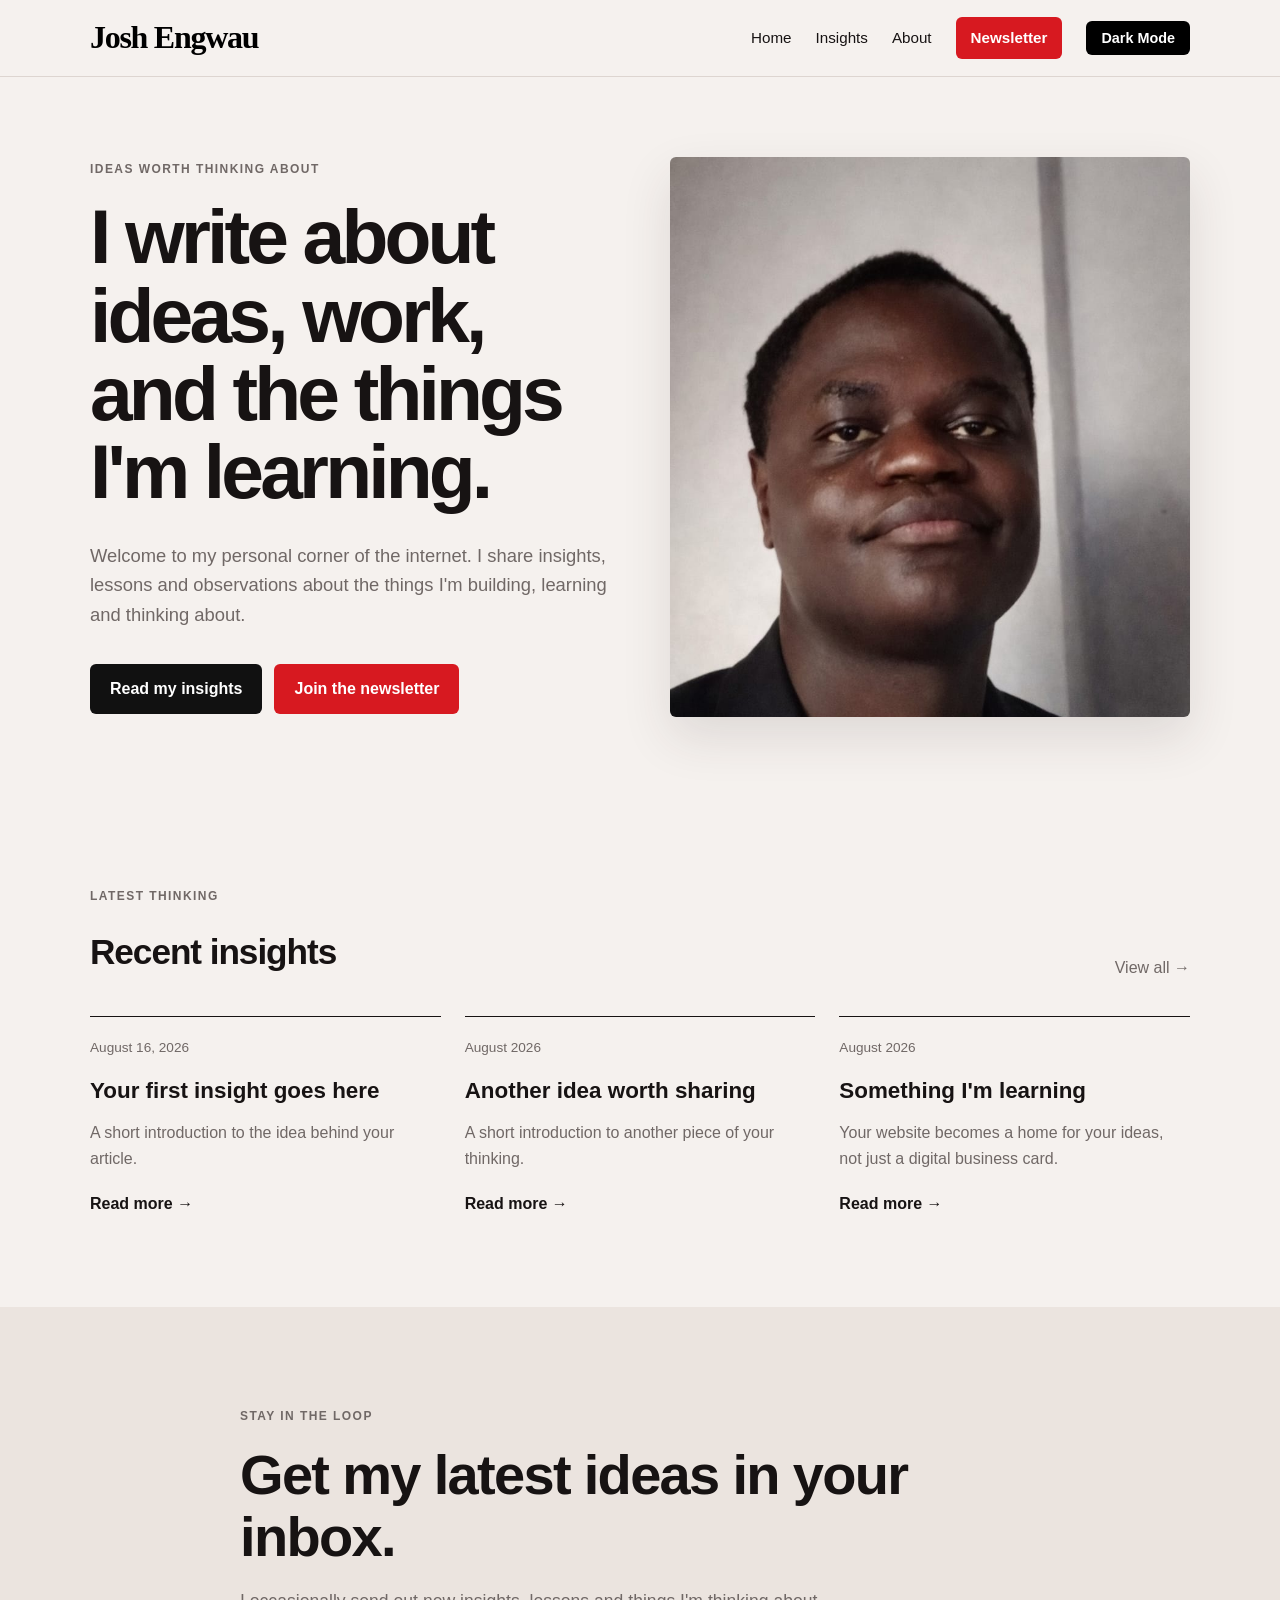
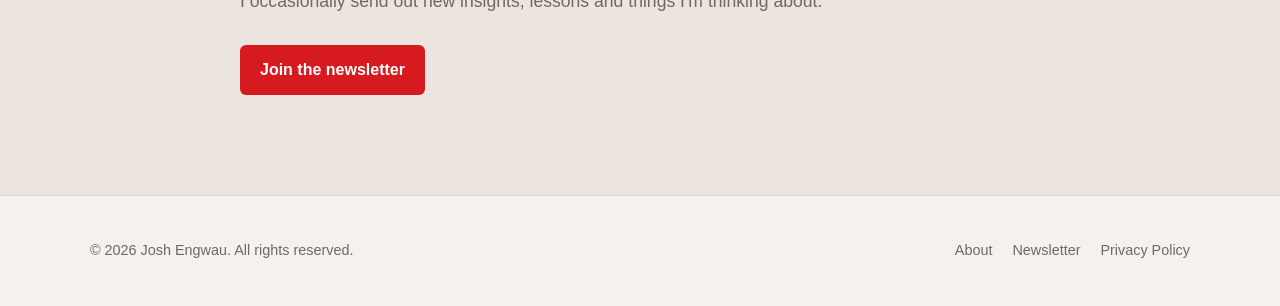
<file: index.html>
<!DOCTYPE html>
<html lang="en">

<head>
    <meta charset="UTF-8">
    <meta name="viewport" content="width=device-width, initial-scale=1.0">

    <title>Josh Engwau</title>

    <link rel="icon" type="image/jpeg" href="assets/images/favicon.jpg">

    <meta
        name="description"
        content="Ideas, insights and writing from Josh Engwau."
    >

    <link rel="stylesheet" href="css/style.css">
</head>

<body>

    <!-- NAVIGATION -->

    <header class="site-header">

        <nav class="nav container">

            <a href="index.html" class="logo">
                Josh Engwau
            </a>

            <div class="nav-links">

                <a href="insights.html">
                    Home
                </a>

                <a href="insights.html">
                    Insights
                </a>

                <a href="about.html">
                    About
                </a>

                <a href="newsletter.html" class="nav-newsletter">
                    Newsletter
                </a>

                <button
                    id="theme-toggle"
                    class="theme-toggle"
                    type="button"
                >
                    Dark Mode
                </button>

            </div>

        </nav>

    </header>


    <main>

        <!-- HERO -->

        <section class="hero container">

            <div class="hero-content">

                <p class="eyebrow">
                    Ideas worth thinking about
                </p>

                <h1>
                    I write about ideas, work,
                    and the things I'm learning.
                </h1>

                <p class="hero-description">
                    Welcome to my personal corner of the internet.
                    I share insights, lessons and observations about
                    the things I'm building, learning and thinking about.
                </p>

                <div class="hero-actions">

                    <a href="insights.html" class="button">
                        Read my insights
                    </a>

                    <a
                        href="newsletter.html"
                        class="button button-red"
                    >
                        Join the newsletter
                    </a>

                </div>

            </div>


            <div class="hero-image">

                <img
                    src="assets/images/profile.jpg"
                    alt="Josh Engwau"
                >

            </div>

        </section>


        <!-- FEATURED INSIGHTS -->

        <section class="section container">

            <div class="section-heading">

                <div>

                    <p class="eyebrow">
                        Latest thinking
                    </p>

                    <h2>
                        Recent insights
                    </h2>

                </div>

                <a href="insights.html">
                    View all →
                </a>

            </div>


            <div class="insights-grid">

                <article class="insight-card">

                    <p class="insight-date">
                        August 16, 2026
                    </p>

                    <h3>
                        Your first insight goes here
                    </h3>

                    <p>
                        A short introduction to the idea
                        behind your article.
                    </p>

                    <a href="insights/first-insight.html">
                        Read more →
                    </a>

                </article>


                <article class="insight-card">

                    <p class="insight-date">
                        August 2026
                    </p>

                    <h3>
                        Another idea worth sharing
                    </h3>

                    <p>
                        A short introduction to another
                        piece of your thinking.
                    </p>

                    <a href="insights.html">
                        Read more →
                    </a>

                </article>


                <article class="insight-card">

                    <p class="insight-date">
                        August 2026
                    </p>

                    <h3>
                        Something I'm learning
                    </h3>

                    <p>
                        Your website becomes a home for your
                        ideas, not just a digital business card.
                    </p>

                    <a href="insights.html">
                        Read more →
                    </a>

                </article>

            </div>

        </section>


        <!-- NEWSLETTER -->

        <section class="newsletter-section">

            <div class="newsletter container">

                <p class="eyebrow">
                    Stay in the loop
                </p>

                <h2>
                    Get my latest ideas in your inbox.
                </h2>

                <p>
                    I occasionally send out new insights,
                    lessons and things I'm thinking about.
                </p>

                <a
                    href="newsletter.html"
                    class="button button-red"
                >
                    Join the newsletter
                </a>

            </div>

        </section>

    </main>


    <!-- FOOTER -->

    <footer class="site-footer">

        <div class="container footer-content">

            <p>
                © 2026 Josh Engwau. All rights reserved.
            </p>

            <div class="footer-links">

                <a href="about.html">
                    About
                </a>

                <a href="newsletter.html">
                    Newsletter
                </a>

                <a href="privacy.html">
                    Privacy Policy
                </a>

            </div>

        </div>

    </footer>


    <script src="js/main.js"></script>

</body>

</html>
</file>
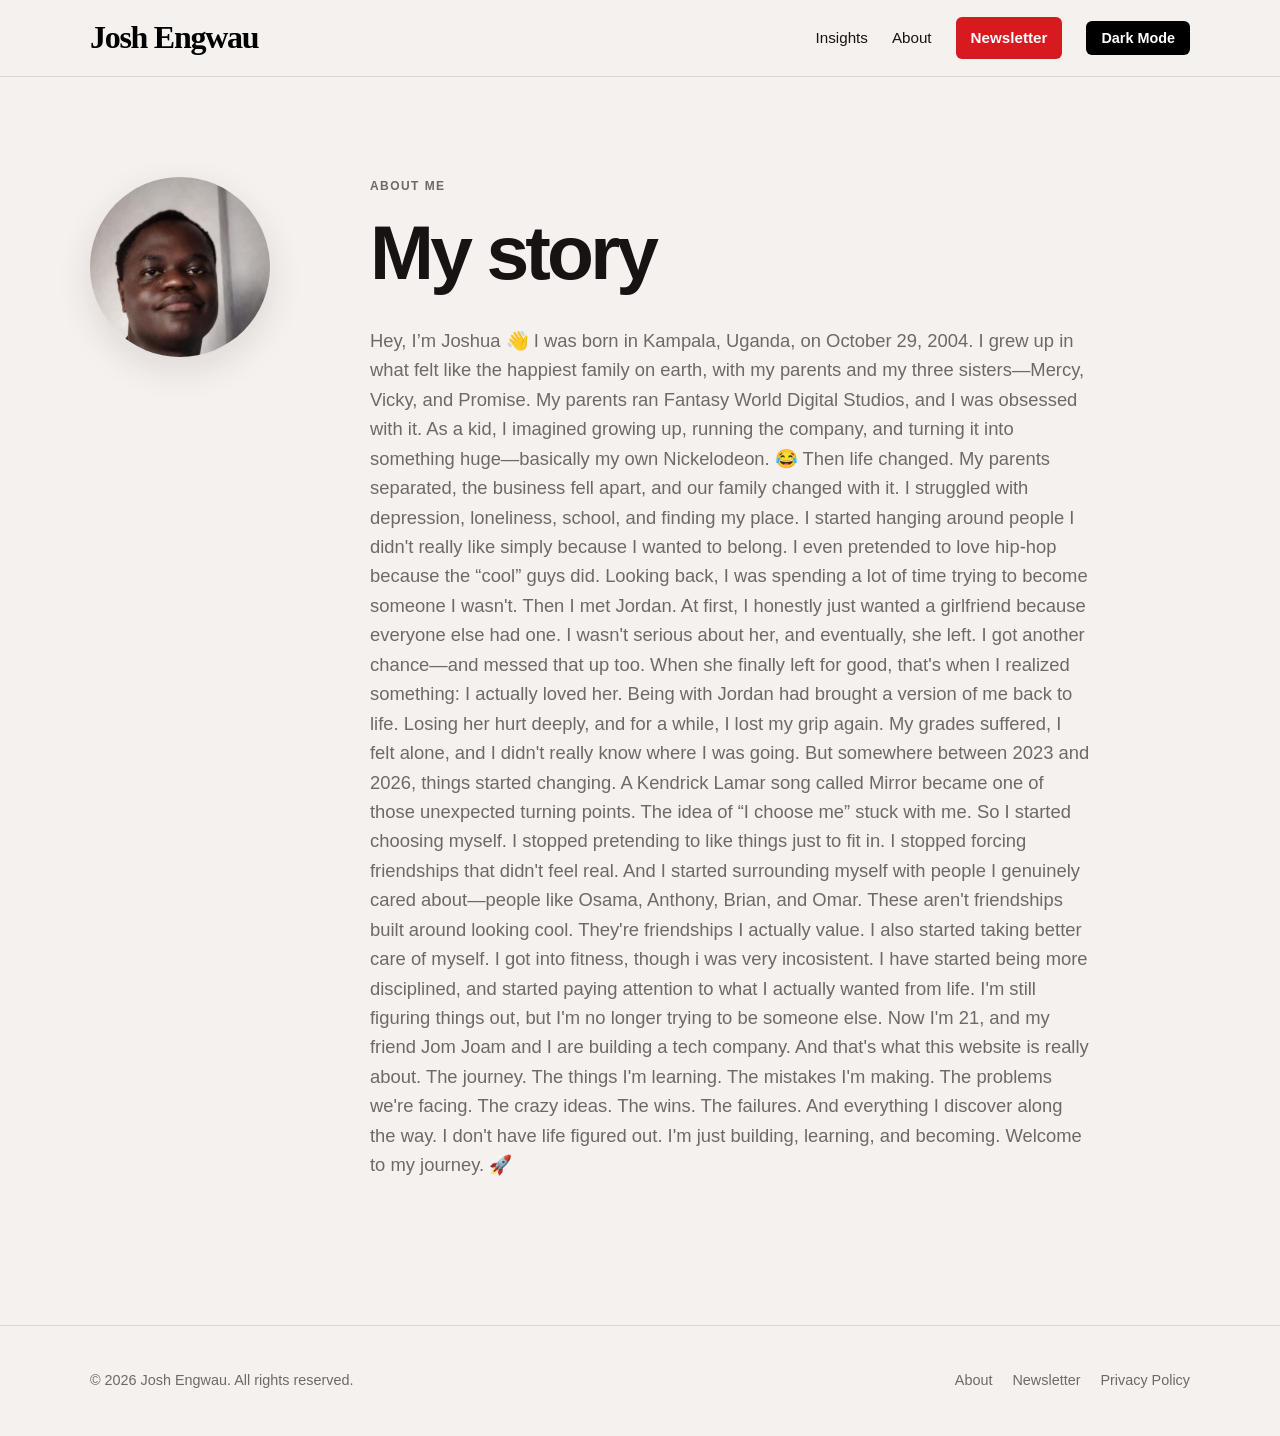
<file: about.html>
<!DOCTYPE html>
<html lang="en">

<head>

    <meta charset="UTF-8">

    <meta
        name="viewport"
        content="width=device-width, initial-scale=1.0"
    >

    <title>About — Josh Engwau</title>

    <link rel="icon" type="image/jpeg" href="assets/images/favicon.jpg">

    <meta
        name="description"
        content="Learn more about Josh Engwau."
    >

    <link rel="stylesheet" href="css/style.css">

</head>


<body>

    <header class="site-header">

        <nav class="nav container">

            <a href="index.html" class="logo">
                Josh Engwau
            </a>

            <div class="nav-links">

                <a href="insights.html">
                    Insights
                </a>

                <a href="about.html">
                    About
                </a>

                <a href="newsletter.html" class="nav-newsletter">
                    Newsletter
                </a>

                <button
                    id="theme-toggle"
                    class="theme-toggle"
                    type="button"
                >
                    Dark Mode
                </button>

            </div>

        </nav>

    </header>


    <main>

        <section class="about-section container">

            <div class="about-profile">

                <img
                    src="assets/images/profile.jpg"
                    alt="Josh Engwau"
                    class="profile-photo"
                >

            </div>


            <div class="about-story">

                <p class="eyebrow">
                    About me
                </p>

                <h1>
                    My story
                </h1>

                <p>
                    Hey, I’m Joshua 👋
I was born in Kampala, Uganda, on October 29, 2004. I grew up in what felt like the happiest family on earth, with my parents and my three sisters—Mercy, Vicky, and Promise.
My parents ran Fantasy World Digital Studios, and I was obsessed with it. As a kid, I imagined growing up, running the company, and turning it into something huge—basically my own Nickelodeon. 😂
Then life changed.
My parents separated, the business fell apart, and our family changed with it. I struggled with depression, loneliness, school, and finding my place. I started hanging around people I didn't really like simply because I wanted to belong. I even pretended to love hip-hop because the “cool” guys did. Looking back, I was spending a lot of time trying to become someone I wasn't.
Then I met Jordan.
At first, I honestly just wanted a girlfriend because everyone else had one. I wasn't serious about her, and eventually, she left. I got another chance—and messed that up too. When she finally left for good, that's when I realized something:
I actually loved her.
Being with Jordan had brought a version of me back to life. Losing her hurt deeply, and for a while, I lost my grip again. My grades suffered, I felt alone, and I didn't really know where I was going.
But somewhere between 2023 and 2026, things started changing.
A Kendrick Lamar song called Mirror became one of those unexpected turning points. The idea of “I choose me” stuck with me.
So I started choosing myself.
I stopped pretending to like things just to fit in. I stopped forcing friendships that didn't feel real. And I started surrounding myself with people I genuinely cared about—people like Osama, Anthony, Brian, and Omar. These aren't friendships built around looking cool. They're friendships I actually value.
I also started taking better care of myself. I got into fitness, though i was very incosistent. I have started being more disciplined, and started paying attention to what I actually wanted from life.
I'm still figuring things out, but I'm no longer trying to be someone else.
Now I'm 21, and my friend Jom Joam and I are building a tech company.
And that's what this website is really about.
The journey.
The things I'm learning. The mistakes I'm making. The problems we're facing. The crazy ideas. The wins. The failures. And everything I discover along the way.
I don't have life figured out.
I'm just building, learning, and becoming.
Welcome to my journey. 🚀

                </p>

            </div>

        </section>

    </main>


    <footer class="site-footer">

        <div class="container footer-content">

            <p>
                © 2026 Josh Engwau. All rights reserved.
            </p>

            <div class="footer-links">

                <a href="about.html">
                    About
                </a>

                <a href="newsletter.html">
                    Newsletter
                </a>

                <a href="privacy.html">
                    Privacy Policy
                </a>

            </div>

        </div>

    </footer>


    <script src="js/main.js"></script>

</body>

</html>
</file>
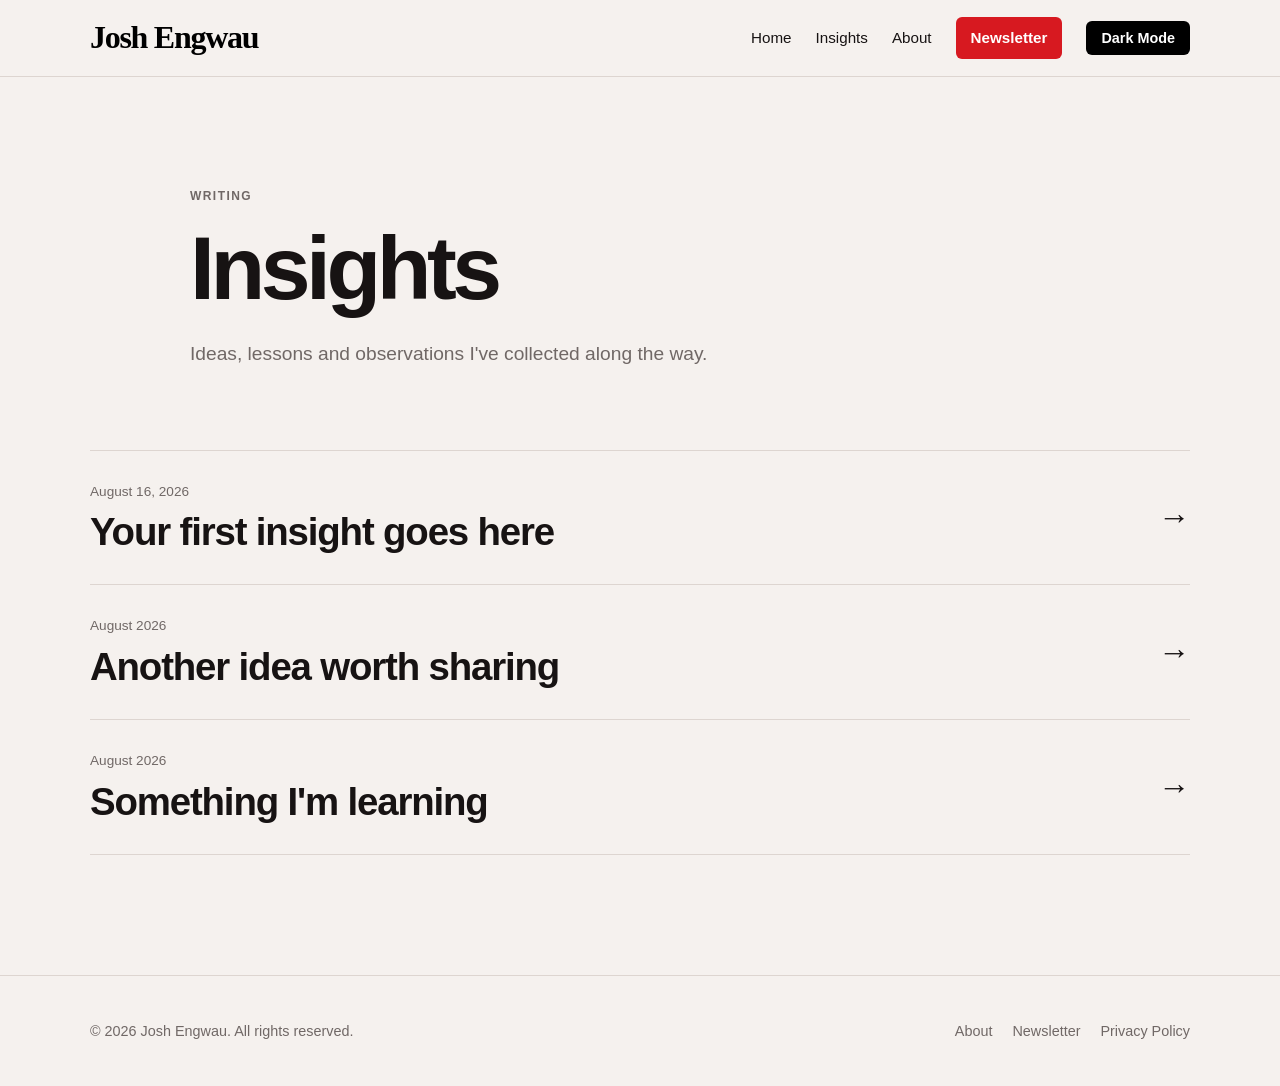
<file: insights.html>
<!DOCTYPE html>
<html lang="en">

<head>

    <meta charset="UTF-8">

    <meta
        name="viewport"
        content="width=device-width, initial-scale=1.0"
    >

    <title>Insights — Josh Engwau</title>

    <link rel="icon" type="image/jpeg" href="assets/images/favicon.jpg">

    <meta
        name="description"
        content="Insights, ideas and lessons from Josh Engwau."
    >

    <link rel="stylesheet" href="css/style.css">

</head>


<body>

    <header class="site-header">

        <nav class="nav container">

            <a href="index.html" class="logo">
                Josh Engwau
            </a>

            <div class="nav-links">

                <a href="insights.html">
                    Home
                </a>

                <a href="insights.html">
                    Insights
                </a>

                <a href="about.html">
                    About
                </a>

                <a href="newsletter.html" class="nav-newsletter">
                    Newsletter
                </a>

                <button
                    id="theme-toggle"
                    class="theme-toggle"
                    type="button"
                >
                    Dark Mode
                </button>

            </div>

        </nav>

    </header>


    <main>

        <section class="page-header container">

            <p class="eyebrow">
                Writing
            </p>

            <h1>
                Insights
            </h1>

            <p>
                Ideas, lessons and observations
                I've collected along the way.
            </p>

        </section>


        <section class="articles-section container">

            <!-- ARTICLE 1 -->

            <a
                href="insights/first-insight.html"
                class="article-list-item"
            >

                <div>

                    <p class="article-date">
                        August 16, 2026
                    </p>

                    <h2>
                        Your first insight goes here
                    </h2>

                </div>

                <span class="article-arrow">
                    →
                </span>

            </a>


            <!-- ARTICLE 2 -->

            <a
                href="#"
                class="article-list-item"
            >

                <div>

                    <p class="article-date">
                        August 2026
                    </p>

                    <h2>
                        Another idea worth sharing
                    </h2>

                </div>

                <span class="article-arrow">
                    →
                </span>

            </a>


            <!-- ARTICLE 3 -->

            <a
                href="#"
                class="article-list-item"
            >

                <div>

                    <p class="article-date">
                        August 2026
                    </p>

                    <h2>
                        Something I'm learning
                    </h2>

                </div>

                <span class="article-arrow">
                    →
                </span>

            </a>

        </section>

    </main>


    <footer class="site-footer">

        <div class="container footer-content">

            <p>
                © 2026 Josh Engwau. All rights reserved.
            </p>

            <div class="footer-links">

                <a href="about.html">
                    About
                </a>

                <a href="newsletter.html">
                    Newsletter
                </a>

                <a href="privacy.html">
                    Privacy Policy
                </a>

            </div>

        </div>

    </footer>


    <script src="js/main.js"></script>

</body>

</html>
</file>
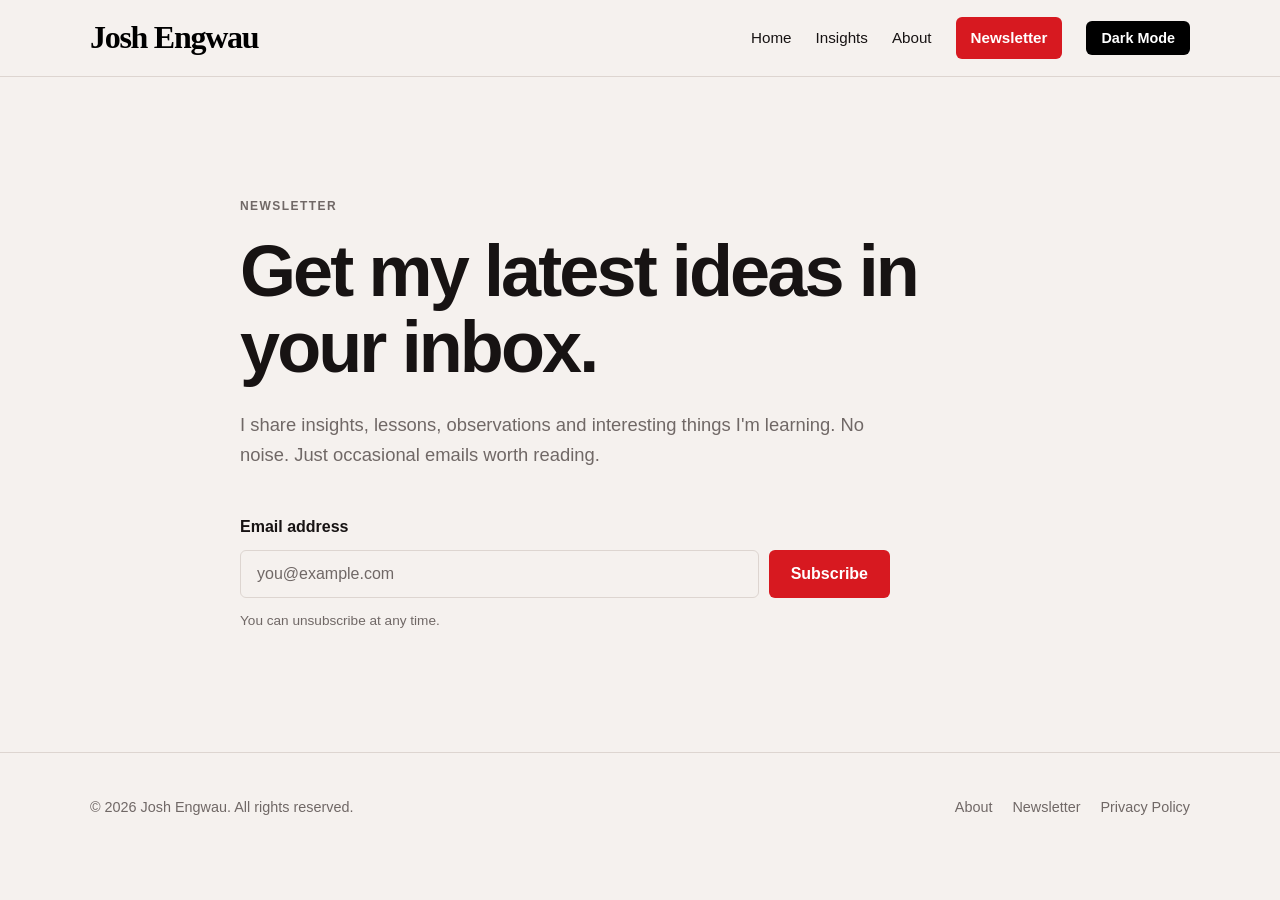
<file: newsletter.html>
<!DOCTYPE html>
<html lang="en">

<head>

    <meta charset="UTF-8">

    <meta
        name="viewport"
        content="width=device-width, initial-scale=1.0"
    >

    <title>Newsletter — Josh Engwau</title>

    <link rel="icon" type="image/jpeg" href="assets/images/favicon.jpg">

    <meta
        name="description"
        content="Subscribe to my newsletter."
    >

    <link rel="stylesheet" href="css/style.css">

</head>


<body>

    <header class="site-header">

        <nav class="nav container">

            <a href="index.html" class="logo">
                Josh Engwau
            </a>

            <div class="nav-links">

                <a href="insights.html">
                    Home
                </a>

                <a href="insights.html">
                    Insights
                </a>

                <a href="about.html">
                    About
                </a>

                <a href="newsletter.html" class="nav-newsletter">
                    Newsletter
                </a>

                <button
                    id="theme-toggle"
                    class="theme-toggle"
                    type="button"
                >
                    Dark Mode
                </button>

            </div>

        </nav>

    </header>


    <main>

        <section class="newsletter-page container">

            <p class="eyebrow">
                Newsletter
            </p>

            <h1>
                Get my latest ideas in your inbox.
            </h1>

            <p class="newsletter-intro">
                I share insights, lessons, observations
                and interesting things I'm learning.
                No noise. Just occasional emails worth reading.
            </p>


            <form
                action="https://buttondown.com/api/emails/embed-subscribe/JoshEngwau"
                method="post"
                class="newsletter-form"
            >

                <label for="email">
                    Email address
                </label>

                <div class="newsletter-form-row">

                    <input
                        type="email"
                        id="email"
                        name="email"
                        placeholder="you@example.com"
                        required
                    >

                    <input
                        type="hidden"
                        name="embed"
                        value="1"
                    >

                    <button type="submit">
                        Subscribe
                    </button>

                </div>

                <p class="newsletter-note">
                    You can unsubscribe at any time.
                </p>

            </form>

        </section>

    </main>


    <footer class="site-footer">

        <div class="container footer-content">

            <p>
                © 2026 Josh Engwau. All rights reserved.
            </p>

            <div class="footer-links">

                <a href="about.html">
                    About
                </a>

                <a href="newsletter.html">
                    Newsletter
                </a>

                <a href="privacy.html">
                    Privacy Policy
                </a>

            </div>

        </div>

    </footer>


    <script src="js/main.js"></script>

</body>

</html>
</file>
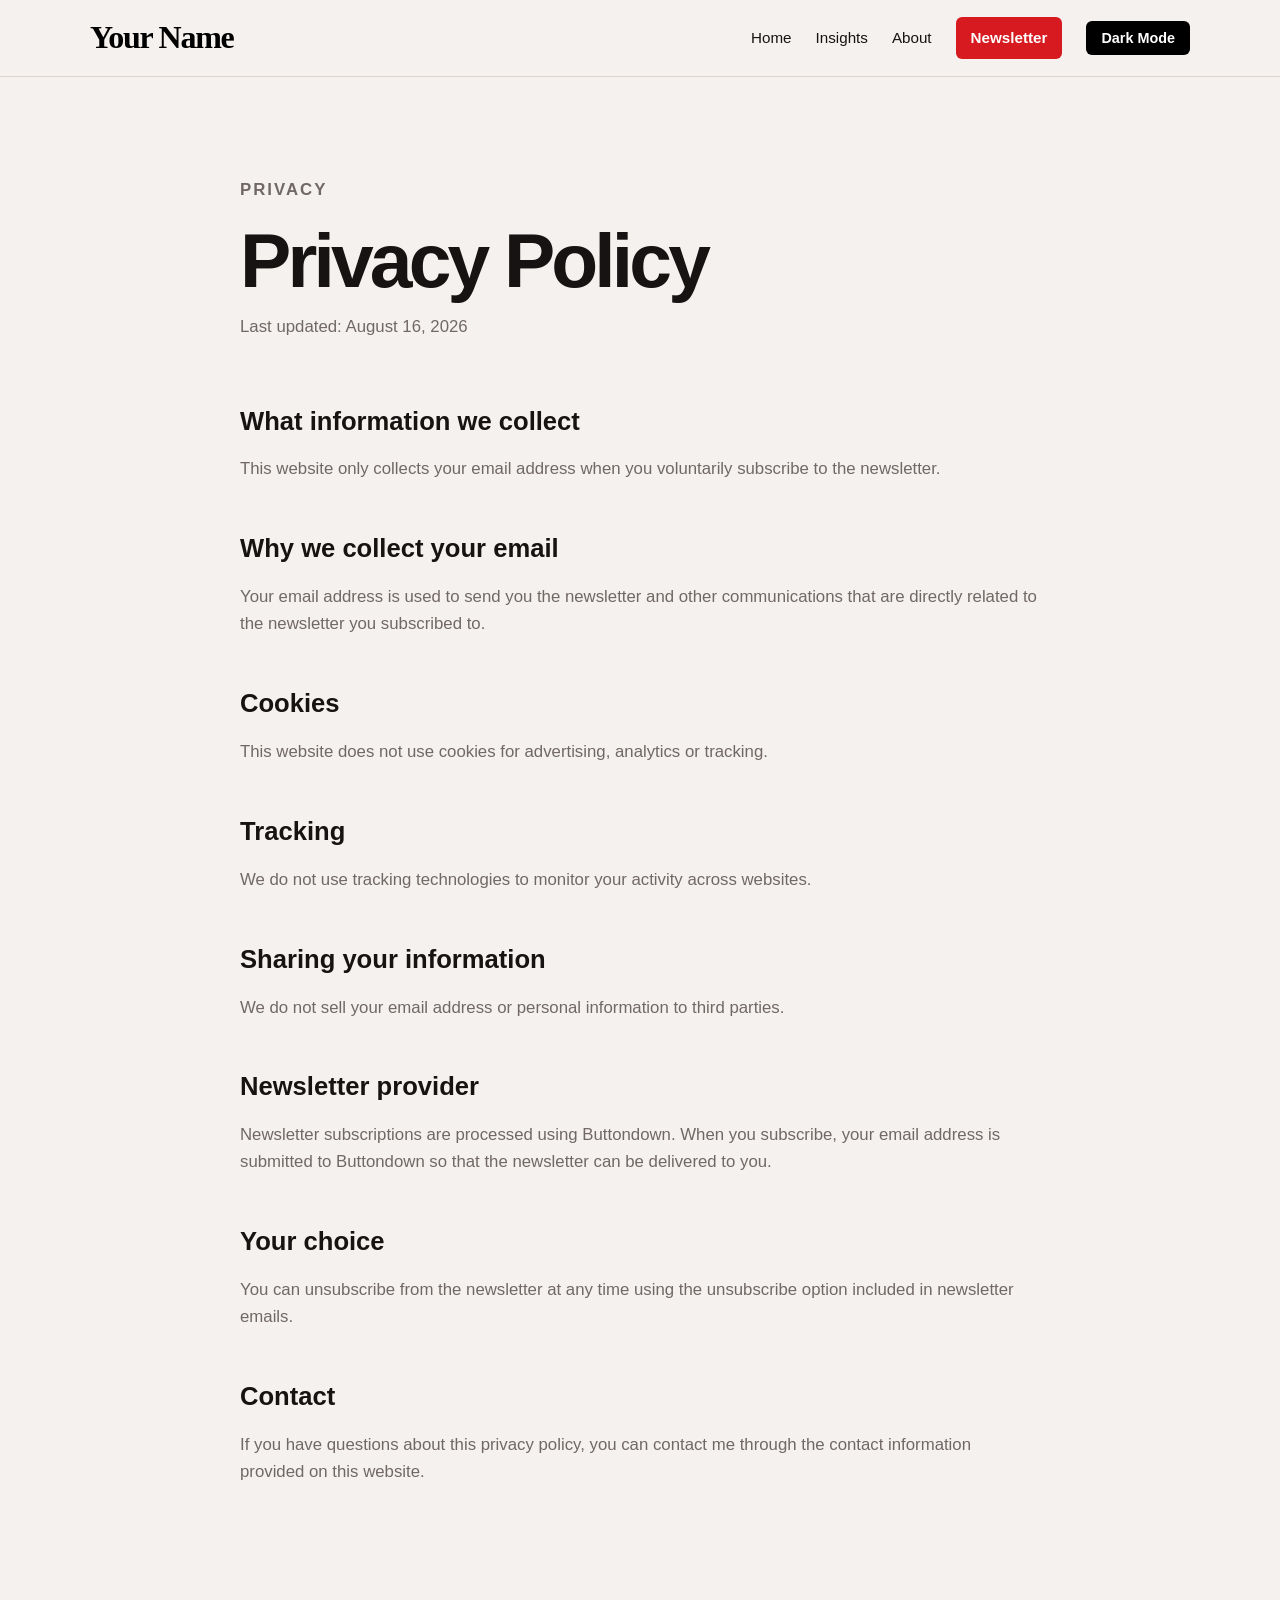
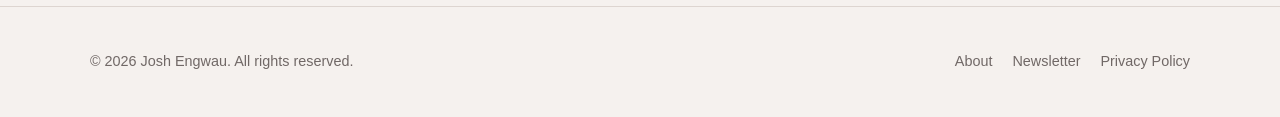
<file: privacy.html>
<!DOCTYPE html>
<html lang="en">

<head>

    <meta charset="UTF-8">

    <meta
        name="viewport"
        content="width=device-width, initial-scale=1.0"
    >

    <title>Privacy Policy — Josh Engwau</title>

    <link rel="icon" type="image/jpeg" href="assets/images/favicon.jpg">

    <link rel="stylesheet" href="css/style.css">

</head>


<body>

    <header class="site-header">

        <nav class="nav container">

            <a href="index.html" class="logo">
                Your Name
            </a>

            <div class="nav-links">

                <a href="insights.html">
                    Home
                </a>

                <a href="insights.html">
                    Insights
                </a>

                <a href="about.html">
                    About
                </a>

                <a href="newsletter.html" class="nav-newsletter">
                    Newsletter
                </a>

                <button
                    id="theme-toggle"
                    class="theme-toggle"
                    type="button"
                >
                    Dark Mode
                </button>

            </div>

        </nav>

    </header>


    <main>

        <section class="privacy-page container">

            <p class="eyebrow">
                Privacy
            </p>

            <h1>
                Privacy Policy
            </h1>

            <p class="privacy-updated">
                Last updated: August 16, 2026
            </p>


            <h2>
                What information we collect
            </h2>

            <p>
                This website only collects your email address
                when you voluntarily subscribe to the newsletter.
            </p>


            <h2>
                Why we collect your email
            </h2>

            <p>
                Your email address is used to send you the
                newsletter and other communications that are
                directly related to the newsletter you subscribed to.
            </p>


            <h2>
                Cookies
            </h2>

            <p>
                This website does not use cookies for advertising,
                analytics or tracking.
            </p>


            <h2>
                Tracking
            </h2>

            <p>
                We do not use tracking technologies to monitor
                your activity across websites.
            </p>


            <h2>
                Sharing your information
            </h2>

            <p>
                We do not sell your email address or personal
                information to third parties.
            </p>


            <h2>
                Newsletter provider
            </h2>

            <p>
                Newsletter subscriptions are processed using
                Buttondown. When you subscribe, your email address
                is submitted to Buttondown so that the newsletter
                can be delivered to you.
            </p>


            <h2>
                Your choice
            </h2>

            <p>
                You can unsubscribe from the newsletter at any
                time using the unsubscribe option included in
                newsletter emails.
            </p>


            <h2>
                Contact
            </h2>

            <p>
                If you have questions about this privacy policy,
                you can contact me through the contact information
                provided on this website.
            </p>

        </section>

    </main>


    <footer class="site-footer">

        <div class="container footer-content">

            <p>
                © 2026 Josh Engwau. All rights reserved.
            </p>

            <div class="footer-links">

                <a href="about.html">
                    About
                </a>

                <a href="newsletter.html">
                    Newsletter
                </a>

                <a href="privacy.html">
                    Privacy Policy
                </a>

            </div>

        </div>

    </footer>


    <script src="js/main.js"></script>

</body>

</html>
</file>
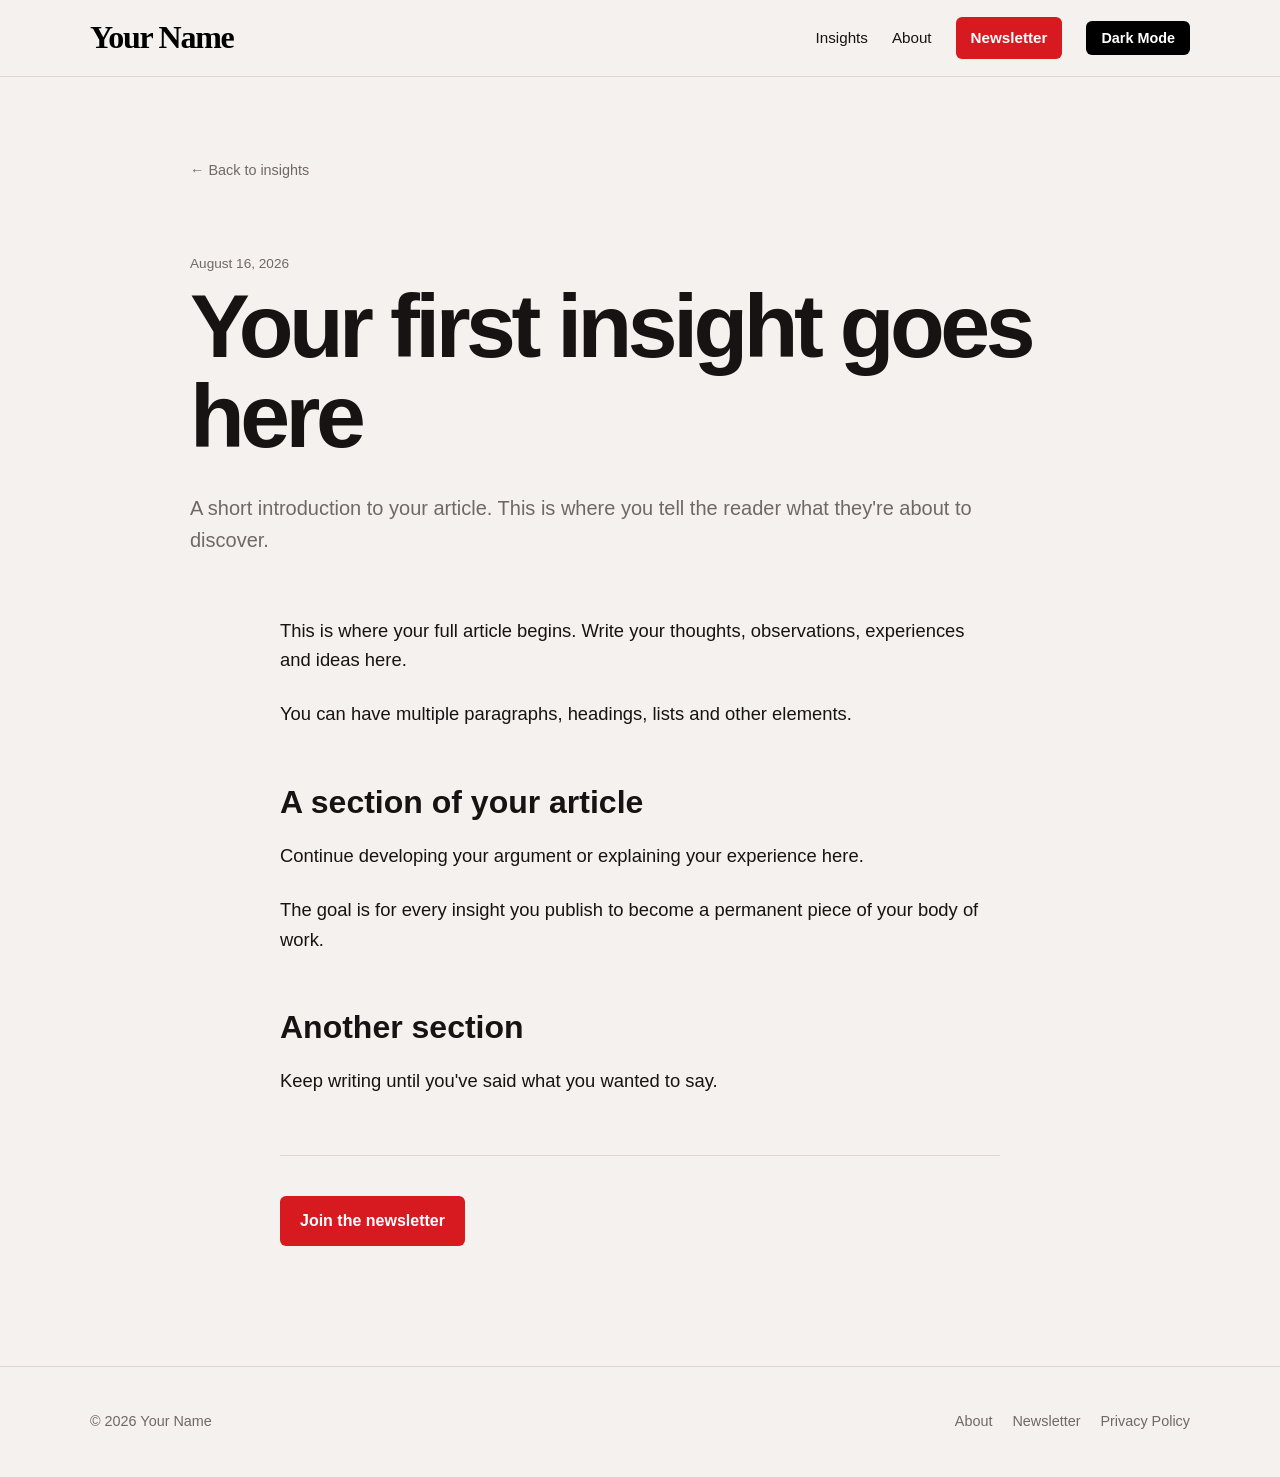
<file: articles/1st-article.html>
<!DOCTYPE html>
<html lang="en">

<head>

    <meta charset="UTF-8">

    <meta
        name="viewport"
        content="width=device-width, initial-scale=1.0"
    >

    <title>Your First Insight — Your Name</title>

    <meta
        name="description"
        content="Your first published insight."
    >

    <link rel="stylesheet" href="../css/style.css">

</head>


<body>

    <header class="site-header">

        <nav class="nav container">

            <a href="../index.html" class="logo">
                Your Name
            </a>

            <div class="nav-links">

                <a href="../insights.html">
                    Insights
                </a>

                <a href="../about.html">
                    About
                </a>

                <a
                    href="../newsletter.html"
                    class="nav-newsletter"
                >
                    Newsletter
                </a>

                <button
                    id="theme-toggle"
                    class="theme-toggle"
                    type="button"
                >
                    Dark Mode
                </button>

            </div>

        </nav>

    </header>


    <main>

        <article class="article container">

            <a
                href="../insights.html"
                class="back-link"
            >
                ← Back to insights
            </a>


            <header class="article-header">

                <p class="article-date">
                    August 16, 2026
                </p>

                <h1>
                    Your first insight goes here
                </h1>

                <p class="article-introduction">
                    A short introduction to your article.
                    This is where you tell the reader what
                    they're about to discover.
                </p>

            </header>


            <div class="article-content">

                <p>
                    This is where your full article begins.
                    Write your thoughts, observations,
                    experiences and ideas here.
                </p>

                <p>
                    You can have multiple paragraphs,
                    headings, lists and other elements.
                </p>

                <h2>
                    A section of your article
                </h2>

                <p>
                    Continue developing your argument or
                    explaining your experience here.
                </p>

                <p>
                    The goal is for every insight you publish
                    to become a permanent piece of your body
                    of work.
                </p>

                <h2>
                    Another section
                </h2>

                <p>
                    Keep writing until you've said what you
                    wanted to say.
                </p>

            </div>


            <div class="article-footer">

                <a
                    href="../newsletter.html"
                    class="button button-red"
                >
                    Join the newsletter
                </a>

            </div>

        </article>

    </main>


    <footer class="site-footer">

        <div class="container footer-content">

            <p>
                © 2026 Your Name
            </p>

            <div class="footer-links">

                <a href="../about.html">
                    About
                </a>

                <a href="../newsletter.html">
                    Newsletter
                </a>

                <a href="../privacy.html">
                    Privacy Policy
                </a>

            </div>

        </div>

    </footer>


    <script src="../js/main.js"></script>

</body>

</html>
</file>
<file: css/style.css>
/* =========================================================
   PERSONAL WEBSITE — MAIN STYLESHEET
   ========================================================= */


/* =========================================================
   1. COLOR VARIABLES
   ========================================================= */

:root {
    /*
       Light mode
       Warm ivory/cream inspired by the tones in your photo.
    */

    --background: #f5f1ee;
    --text: #171313;
    --muted: #706866;
    --border: #ddd5d0;
    --soft-background: #ebe4df;

    /* Newsletter / accent */
    --red: #d71920;
    --red-hover: #b51218;
}


/*
   Dark mode
*/

body.dark-mode {
    --background: #111111;
    --text: #ffffff;
    --muted: #b5b5b5;
    --border: #333333;
    --soft-background: #1b1b1b;
}


/* =========================================================
   2. RESET
   ========================================================= */

* {
    box-sizing: border-box;
    margin: 0;
    padding: 0;
}


html {
    scroll-behavior: smooth;
}


body {
    font-family:
        Arial,
        Helvetica,
        sans-serif;

    line-height: 1.6;

    color: var(--text);
    background-color: var(--background);

    transition:
        background-color 0.25s ease,
        color 0.25s ease;
}


a {
    color: inherit;
    text-decoration: none;
}


button,
input {
    font-family: inherit;
}


img {
    max-width: 100%;
}


.container {
    width: min(1100px, 90%);
    margin: 0 auto;
}


/* =========================================================
   3. NAVIGATION
   ========================================================= */

.site-header {
    border-bottom: 1px solid var(--border);

    background-color: var(--background);

    transition:
        background-color 0.25s ease,
        border-color 0.25s ease;
}


.nav {
    min-height: 76px;

    display: flex;
    align-items: center;
    justify-content: space-between;

    gap: 30px;
}


/* ---------------------------------------------------------
   LOGO / YOUR NAME
   --------------------------------------------------------- */

.logo {
    font-family:
        "Old English Text MT",
        "UnifrakturMaguntia",
        "UnifrakturCook",
        "Lucida Blackletter",
        serif;

    font-size: 2rem;

    font-weight: 900;

    letter-spacing: -0.04em;

    color: #000000;

    white-space: nowrap;

    transition: opacity 0.2s ease;
}


.logo:hover {
    opacity: 0.7;
}


/*
   White logo in dark mode
*/

body.dark-mode .logo {
    color: #ffffff;
}


/* ---------------------------------------------------------
   NAVIGATION LINKS
   --------------------------------------------------------- */

.nav-links {
    display: flex;

    align-items: center;

    gap: 24px;

    font-size: 0.95rem;
}


.nav-links > a {
    transition: opacity 0.2s ease;
}


.nav-links > a:hover {
    opacity: 0.55;
}


/* ---------------------------------------------------------
   NEWSLETTER NAVIGATION BUTTON
   --------------------------------------------------------- */

.nav-newsletter {
    color: #ffffff !important;

    background-color: var(--red);

    padding: 9px 15px;

    border-radius: 6px;

    font-weight: 700;

    transition:
        transform 0.2s ease,
        background-color 0.2s ease;
}


.nav-newsletter:hover {
    opacity: 1 !important;

    background-color: var(--red-hover);

    transform: translateY(-2px);
}


/* =========================================================
   4. DARK / LIGHT MODE BUTTON
   ========================================================= */

.theme-toggle {
    border: none;

    padding: 9px 15px;

    border-radius: 6px;

    background-color: #000000;
    color: #ffffff;

    font-size: 0.9rem;

    font-weight: 700;

    cursor: pointer;

    transition:
        transform 0.2s ease,
        opacity 0.2s ease,
        background-color 0.25s ease,
        color 0.25s ease;
}


.theme-toggle:hover {
    transform: translateY(-2px);

    opacity: 0.85;
}


/*
   In dark mode the button becomes:

   White background
   Black text

   and says "Light Mode" via JavaScript.
*/

body.dark-mode .theme-toggle {
    background-color: #ffffff;
    color: #000000;
}


/* =========================================================
   5. HERO / HOMEPAGE
   ========================================================= */

.hero {
    min-height: 650px;

    display: grid;

    grid-template-columns: 1fr 1fr;

    align-items: center;

    gap: 60px;

    padding-top: 80px;
    padding-bottom: 80px;
}


.hero-content {
    max-width: 700px;
}


/* Small uppercase label */

.eyebrow {
    text-transform: uppercase;

    letter-spacing: 0.12em;

    font-size: 0.75rem;

    font-weight: 700;

    color: var(--muted);

    margin-bottom: 18px;
}


/* Main homepage heading */

.hero h1 {
    font-size: clamp(2.8rem, 6vw, 5.5rem);

    line-height: 1.02;

    letter-spacing: -0.05em;
}


/* Homepage description */

.hero-description {
    max-width: 650px;

    font-size: 1.15rem;

    color: var(--muted);

    margin-top: 30px;
}


/* Hero buttons */

.hero-actions {
    display: flex;

    gap: 12px;

    flex-wrap: wrap;

    margin-top: 35px;
}


/* =========================================================
   6. HOMEPAGE PHOTO
   ========================================================= */

.hero-image {
    width: 100%;
    height: 100%;

    display: flex;

    align-items: center;
    justify-content: center;
}


.hero-image img {
    width: 100%;

    height: 100%;

    max-height: 560px;

    object-fit: cover;

    /*
       Keeps the face positioned nicely toward the top.
    */

    object-position: center top;

    border-radius: 6px;

    box-shadow:
        0 20px 50px rgba(60, 45, 40, 0.12);
}


/*
   Reduce photo shadow in dark mode.
*/

body.dark-mode .hero-image img {
    box-shadow:
        0 20px 50px rgba(0, 0, 0, 0.4);
}


/* =========================================================
   7. GENERAL BUTTONS
   ========================================================= */

.button {
    display: inline-block;

    padding: 12px 20px;

    background-color: #111111;

    color: #ffffff;

    border-radius: 6px;

    font-weight: 700;

    transition:
        transform 0.2s ease,
        opacity 0.2s ease,
        background-color 0.2s ease,
        color 0.2s ease;
}


.button:hover {
    transform: translateY(-2px);

    opacity: 0.9;
}


/* ---------------------------------------------------------
   RED NEWSLETTER BUTTON
   --------------------------------------------------------- */

.button-red {
    background-color: var(--red);

    color: #ffffff;
}


.button-red:hover {
    background-color: var(--red-hover);

    opacity: 1;
}


/*
   Regular black buttons become white in dark mode.
*/

body.dark-mode .button:not(.button-red) {
    background-color: #ffffff;

    color: #111111;
}


/* =========================================================
   8. GENERAL SECTIONS
   ========================================================= */

.section {
    padding-top: 90px;

    padding-bottom: 90px;
}


.section-heading {
    display: flex;

    align-items: end;

    justify-content: space-between;

    margin-bottom: 35px;
}


.section-heading h2 {
    font-size: 2.2rem;

    letter-spacing: -0.03em;
}


.section-heading > a {
    color: var(--muted);

    transition: color 0.2s ease;
}


.section-heading > a:hover {
    color: var(--text);
}


/* =========================================================
   9. INSIGHT CARDS ON HOMEPAGE
   ========================================================= */

.insights-grid {
    display: grid;

    grid-template-columns: repeat(3, 1fr);

    gap: 24px;
}


.insight-card {
    border-top: 1px solid var(--text);

    padding-top: 20px;
}


.insight-date {
    color: var(--muted);

    font-size: 0.85rem;

    margin-bottom: 20px;
}


.insight-card h3 {
    font-size: 1.4rem;

    line-height: 1.2;

    margin-bottom: 15px;
}


.insight-card p {
    color: var(--muted);

    margin-bottom: 20px;
}


.insight-card a {
    font-weight: 700;

    transition: opacity 0.2s ease;
}


.insight-card a:hover {
    opacity: 0.55;
}


/* =========================================================
   10. INSIGHTS PAGE
   ========================================================= */

.page-header {
    padding-top: 110px;

    padding-bottom: 80px;

    max-width: 900px;
}


.page-header h1 {
    font-size: clamp(3rem, 7vw, 6rem);

    line-height: 1;

    letter-spacing: -0.05em;
}


.page-header > p:last-child {
    color: var(--muted);

    font-size: 1.2rem;

    margin-top: 25px;
}


/* ---------------------------------------------------------
   ARTICLE LIST
   --------------------------------------------------------- */

.articles-section {
    padding-bottom: 120px;
}


.article-list-item {
    display: flex;

    align-items: center;

    justify-content: space-between;

    border-top: 1px solid var(--border);

    padding: 30px 0;

    transition:
        padding-left 0.2s ease,
        background-color 0.2s ease;
}


.article-list-item:last-child {
    border-bottom: 1px solid var(--border);
}


.article-list-item:hover {
    padding-left: 10px;
}


.article-date {
    color: var(--muted);

    font-size: 0.85rem;

    margin-bottom: 8px;
}


.article-list-item h2 {
    font-size: clamp(1.5rem, 3vw, 2.4rem);

    line-height: 1.15;

    letter-spacing: -0.03em;
}


.article-arrow {
    font-size: 2rem;

    transition: transform 0.2s ease;
}


.article-list-item:hover .article-arrow {
    transform: translateX(5px);
}


/* =========================================================
   11. INDIVIDUAL ARTICLE
   ========================================================= */

.article {
    padding-top: 80px;

    padding-bottom: 120px;

    max-width: 900px;
}


/* Back to insights */

.back-link {
    color: var(--muted);

    font-size: 0.9rem;

    transition: color 0.2s ease;
}


.back-link:hover {
    color: var(--text);
}


/* Article header */

.article-header {
    padding-top: 70px;

    padding-bottom: 60px;

    max-width: 850px;
}


.article-header h1 {
    font-size: clamp(3rem, 7vw, 6rem);

    line-height: 1;

    letter-spacing: -0.05em;
}


.article-introduction {
    color: var(--muted);

    font-size: 1.25rem;

    margin-top: 30px;
}


/* Article body */

.article-content {
    max-width: 720px;

    margin: 0 auto;
}


.article-content p {
    font-size: 1.15rem;

    margin-bottom: 25px;
}


.article-content h2 {
    font-size: 2rem;

    line-height: 1.15;

    margin-top: 55px;

    margin-bottom: 20px;
}


/* Article newsletter CTA */

.article-footer {
    max-width: 720px;

    margin: 60px auto 0;

    padding-top: 40px;

    border-top: 1px solid var(--border);
}


/* =========================================================
   12. ABOUT PAGE
   ========================================================= */

.about-section {
    min-height: 650px;

    display: grid;

    grid-template-columns: 220px 1fr;

    gap: 60px;

    padding-top: 100px;

    padding-bottom: 120px;
}


/* ---------------------------------------------------------
   ROUND PROFILE PHOTO
   --------------------------------------------------------- */

.profile-photo {
    width: 180px;

    height: 180px;

    object-fit: cover;

    object-position: center top;

    border-radius: 50%;

    display: block;

    box-shadow:
        0 12px 35px rgba(60, 45, 40, 0.12);
}


body.dark-mode .profile-photo {
    box-shadow:
        0 12px 35px rgba(0, 0, 0, 0.4);
}


/* About story */

.about-story {
    max-width: 720px;
}


.about-story h1 {
    font-size: clamp(3rem, 6vw, 5rem);

    line-height: 1;

    letter-spacing: -0.05em;

    margin-bottom: 35px;
}


.about-story p:not(.eyebrow) {
    font-size: 1.15rem;

    color: var(--muted);

    margin-bottom: 25px;
}


/* =========================================================
   13. NEWSLETTER SECTION ON HOMEPAGE
   ========================================================= */

.newsletter-section {
    background-color: var(--soft-background);

    transition:
        background-color 0.25s ease;
}


.newsletter {
    padding-top: 100px;

    padding-bottom: 100px;

    max-width: 800px;
}


.newsletter h2 {
    font-size: clamp(2rem, 5vw, 3.5rem);

    line-height: 1.1;

    letter-spacing: -0.03em;
}


.newsletter p:not(.eyebrow) {
    color: var(--muted);

    font-size: 1.1rem;

    max-width: 600px;

    margin-top: 20px;

    margin-bottom: 30px;
}


/* =========================================================
   14. NEWSLETTER PAGE
   ========================================================= */

.newsletter-page {
    padding-top: 120px;

    padding-bottom: 120px;

    max-width: 800px;
}


.newsletter-page h1 {
    font-size: clamp(2.5rem, 6vw, 4.5rem);

    line-height: 1.05;

    letter-spacing: -0.04em;
}


.newsletter-intro {
    max-width: 650px;

    margin-top: 25px;

    margin-bottom: 45px;

    font-size: 1.15rem;

    color: var(--muted);
}


/* Newsletter form */

.newsletter-form {
    max-width: 650px;
}


.newsletter-form label {
    display: block;

    font-weight: 700;

    margin-bottom: 10px;
}


.newsletter-form-row {
    display: flex;

    gap: 10px;
}


.newsletter-form input[type="email"] {
    flex: 1;

    min-width: 0;

    padding: 14px 16px;

    border: 1px solid var(--border);

    border-radius: 6px;

    background-color: var(--background);

    color: var(--text);

    font-size: 1rem;

    transition:
        background-color 0.25s ease,
        color 0.25s ease,
        border-color 0.25s ease;
}


.newsletter-form input[type="email"]::placeholder {
    color: var(--muted);
}


.newsletter-form input[type="email"]:focus {
    outline: 2px solid var(--text);

    outline-offset: 2px;
}


/* Subscribe button */

.newsletter-form button {
    border: none;

    padding: 14px 22px;

    background-color: var(--red);

    color: #ffffff;

    border-radius: 6px;

    font-size: 1rem;

    font-weight: 700;

    cursor: pointer;

    transition:
        transform 0.2s ease,
        background-color 0.2s ease;
}


.newsletter-form button:hover {
    background-color: var(--red-hover);

    transform: translateY(-2px);
}


.newsletter-note {
    margin-top: 12px;

    font-size: 0.85rem;

    color: var(--muted);
}


/* =========================================================
   15. PRIVACY POLICY
   ========================================================= */

.privacy-page {
    max-width: 800px;

    padding-top: 100px;

    padding-bottom: 120px;
}


.privacy-page h1 {
    font-size: clamp(3rem, 6vw, 5rem);

    line-height: 1;

    letter-spacing: -0.05em;

    margin-bottom: 15px;
}


.privacy-updated {
    color: var(--muted);

    margin-bottom: 60px;
}


.privacy-page h2 {
    font-size: 1.6rem;

    margin-top: 45px;

    margin-bottom: 15px;
}


.privacy-page p {
    color: var(--muted);

    font-size: 1.05rem;
}


/* =========================================================
   16. FOOTER
   ========================================================= */

.site-footer {
    border-top: 1px solid var(--border);

    background-color: var(--background);

    transition:
        background-color 0.25s ease,
        border-color 0.25s ease;
}


.footer-content {
    min-height: 110px;

    display: flex;

    align-items: center;

    justify-content: space-between;

    color: var(--muted);

    font-size: 0.9rem;
}


.footer-links {
    display: flex;

    gap: 20px;
}


.footer-links a {
    transition: color 0.2s ease;
}


.footer-links a:hover {
    color: var(--text);
}


/* =========================================================
   17. MOBILE
   ========================================================= */

@media (max-width: 800px) {

    /* ---------------------------------------------
       Navigation
    --------------------------------------------- */

    .nav {
        align-items: flex-start;

        flex-direction: column;

        padding-top: 20px;

        padding-bottom: 20px;
    }


    .nav-links {
        width: 100%;

        gap: 10px 14px;

        flex-wrap: wrap;
    }


    /* ---------------------------------------------
       Homepage
    --------------------------------------------- */

    .hero {
        grid-template-columns: 1fr;

        min-height: auto;

        padding-top: 70px;

        padding-bottom: 70px;
    }


    .hero-image {
        order: -1;

        height: 400px;
    }


    .hero-image img {
        max-height: 400px;
    }


    /* ---------------------------------------------
       Insight cards
    --------------------------------------------- */

    .insights-grid {
        grid-template-columns: 1fr;
    }


    .section-heading {
        align-items: flex-start;

        flex-direction: column;

        gap: 15px;
    }


    /* ---------------------------------------------
       About
    --------------------------------------------- */

    .about-section {
        grid-template-columns: 1fr;

        gap: 35px;
    }


    .profile-photo {
        width: 150px;

        height: 150px;
    }


    /* ---------------------------------------------
       Newsletter form
    --------------------------------------------- */

    .newsletter-form-row {
        flex-direction: column;
    }


    .newsletter-form button {
        width: 100%;
    }


    /* ---------------------------------------------
       Footer
    --------------------------------------------- */

    .footer-content {
        align-items: flex-start;

        flex-direction: column;

        justify-content: center;

        gap: 15px;
    }


    .footer-links {
        flex-wrap: wrap;
    }
}


/* =========================================================
   18. SMALL PHONES
   ========================================================= */

@media (max-width: 500px) {

    .container {
        width: min(92%, 1100px);
    }


    .logo {
        font-size: 1.7rem;
    }


    .nav-links {
        font-size: 0.85rem;
    }


    .theme-toggle,
    .nav-newsletter {
        padding: 8px 12px;
    }


    .hero h1 {
        font-size: 3rem;
    }


    .hero-image {
        height: 330px;
    }


    .hero-image img {
        max-height: 330px;
    }


    .hero-actions {
        flex-direction: column;

        align-items: stretch;
    }


    .hero-actions .button {
        text-align: center;
    }


    .page-header {
        padding-top: 80px;

        padding-bottom: 60px;
    }


    .article-header {
        padding-top: 50px;
    }


    .article-header h1 {
        font-size: 3rem;
    }


    .footer-links {
        gap: 12px;
    }
}
</file>
